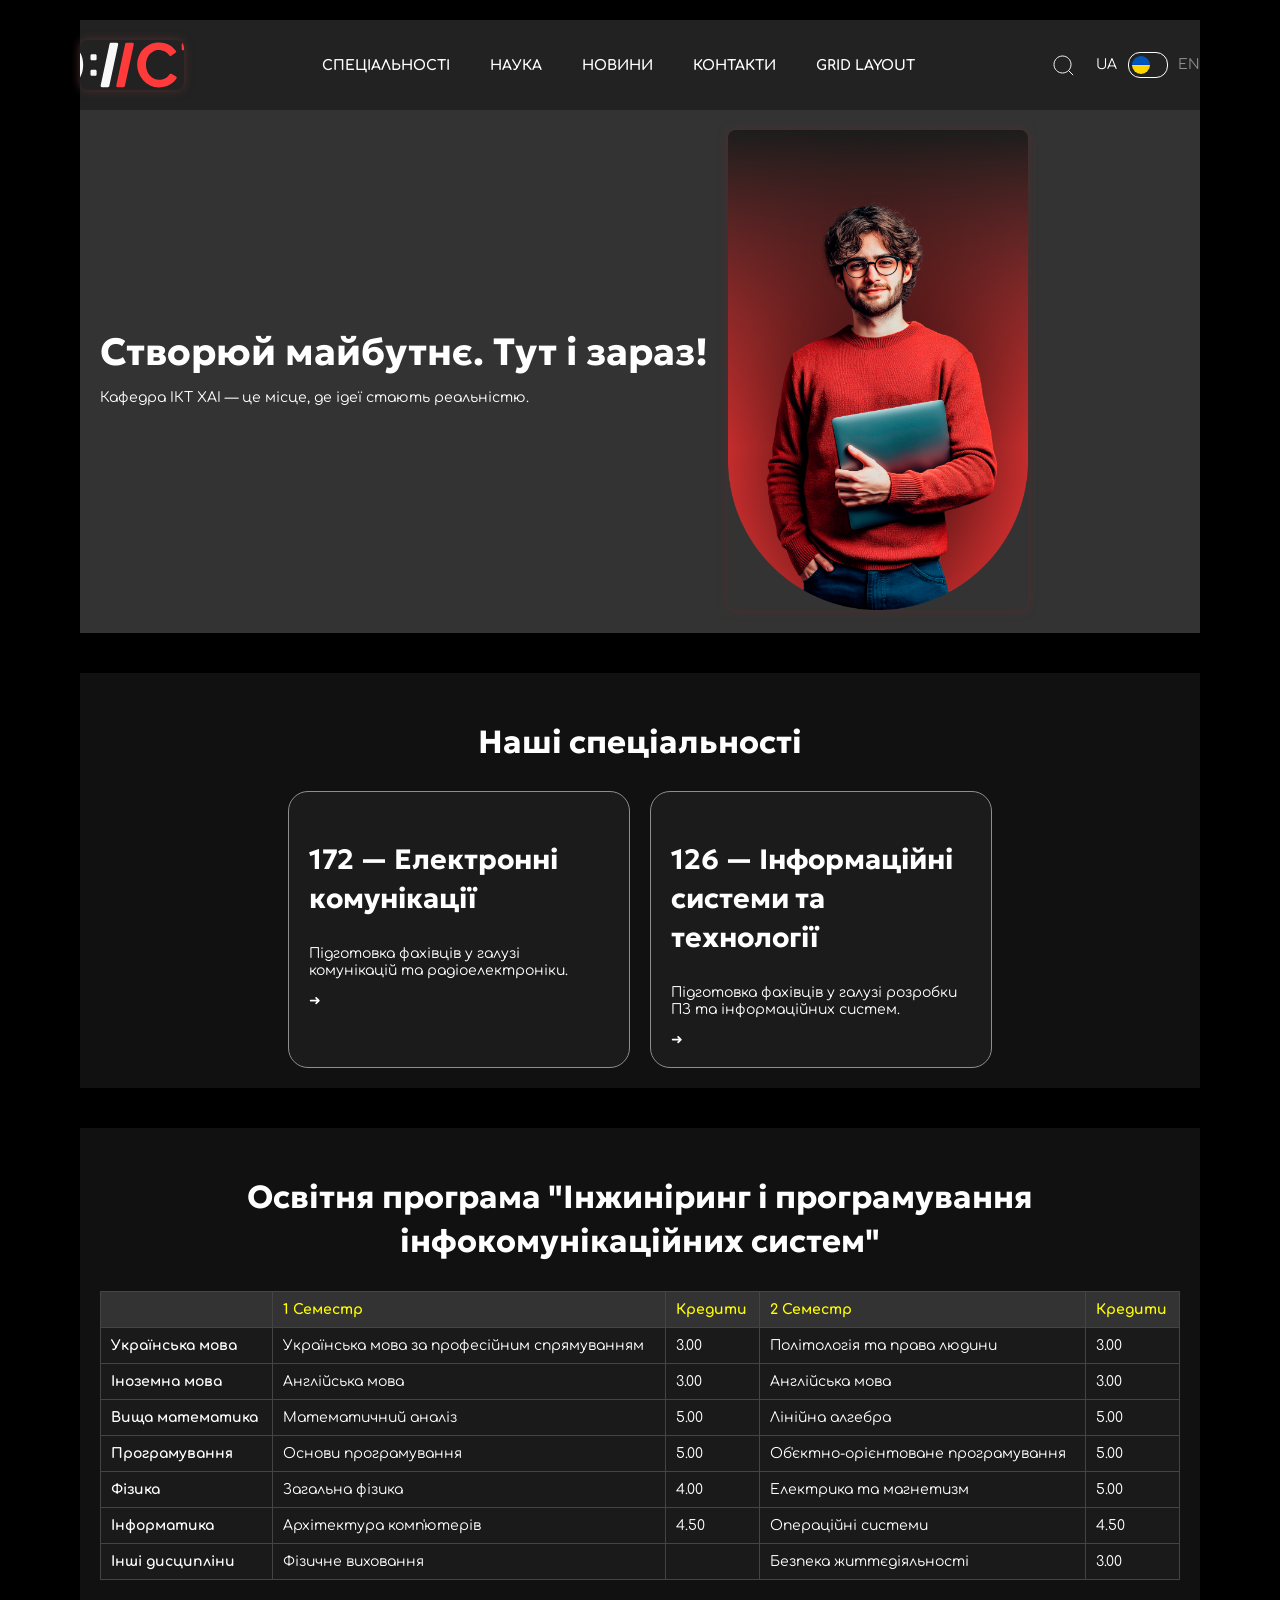
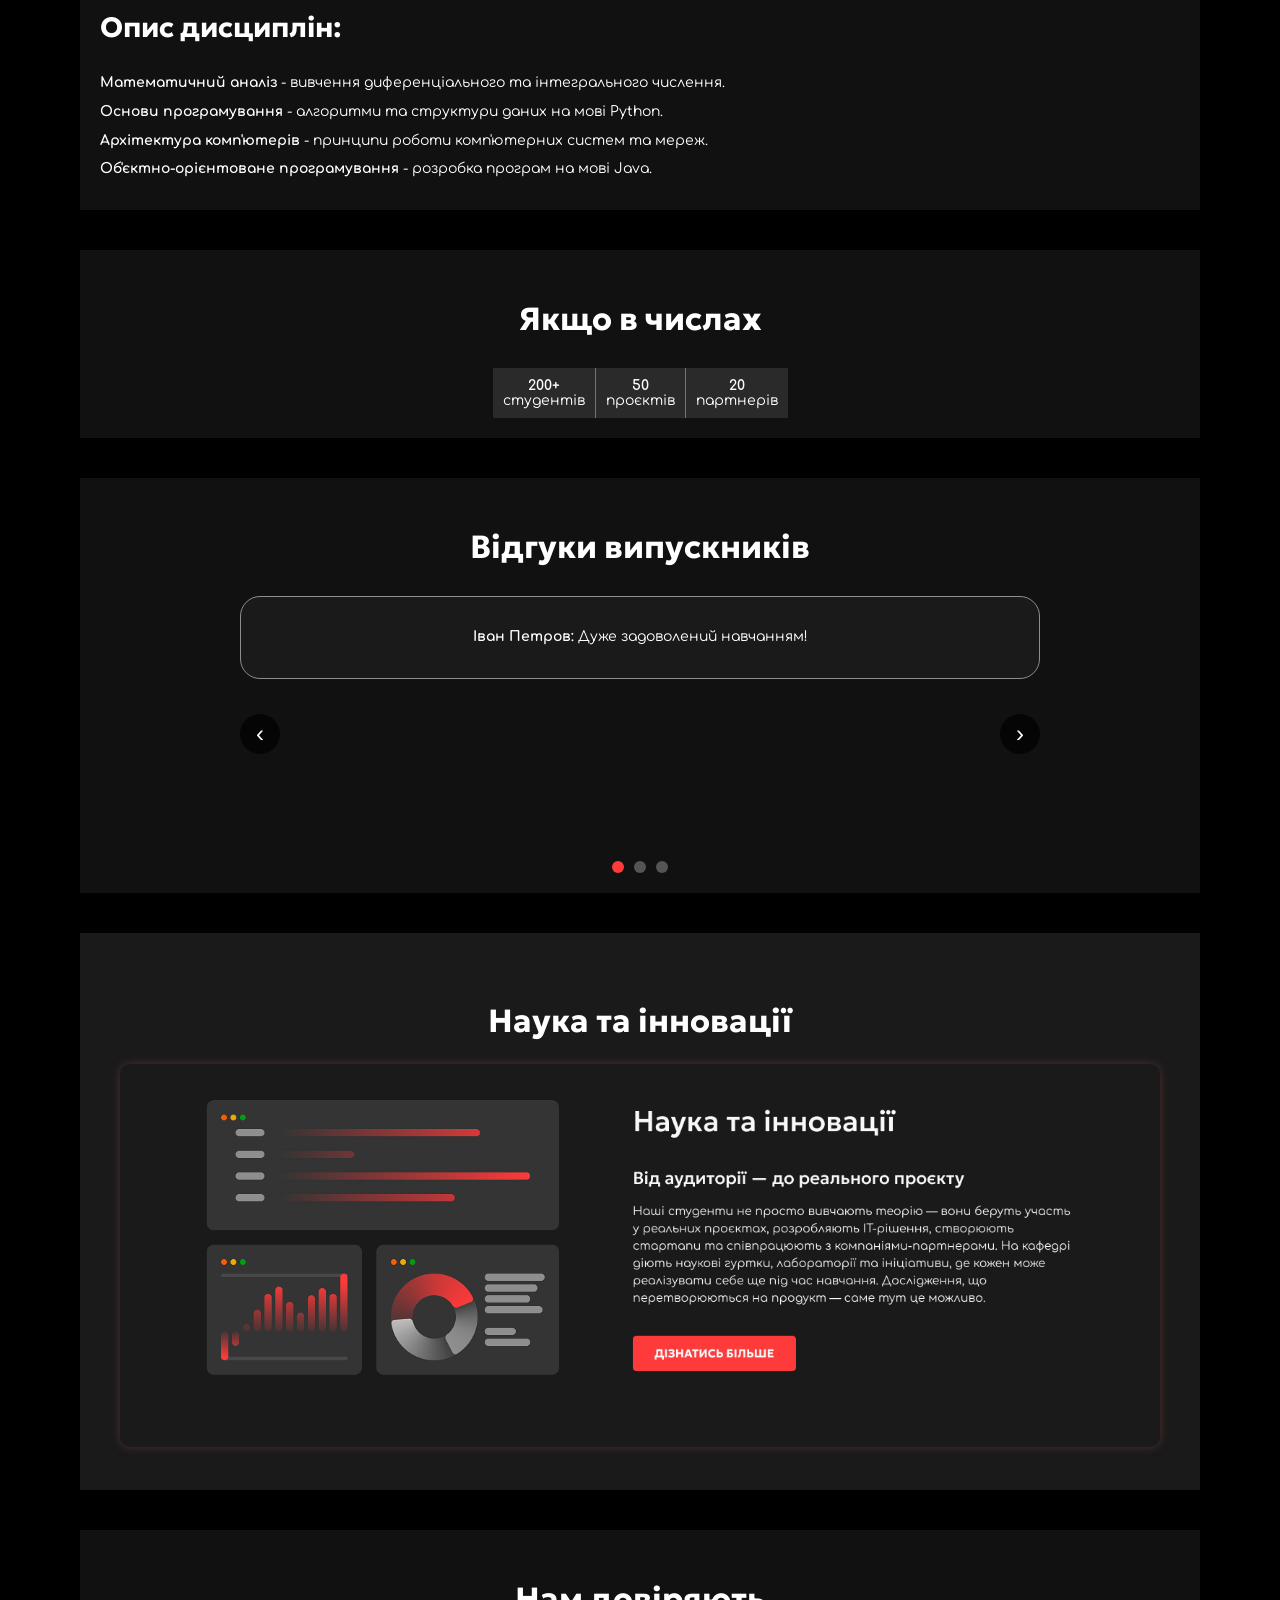
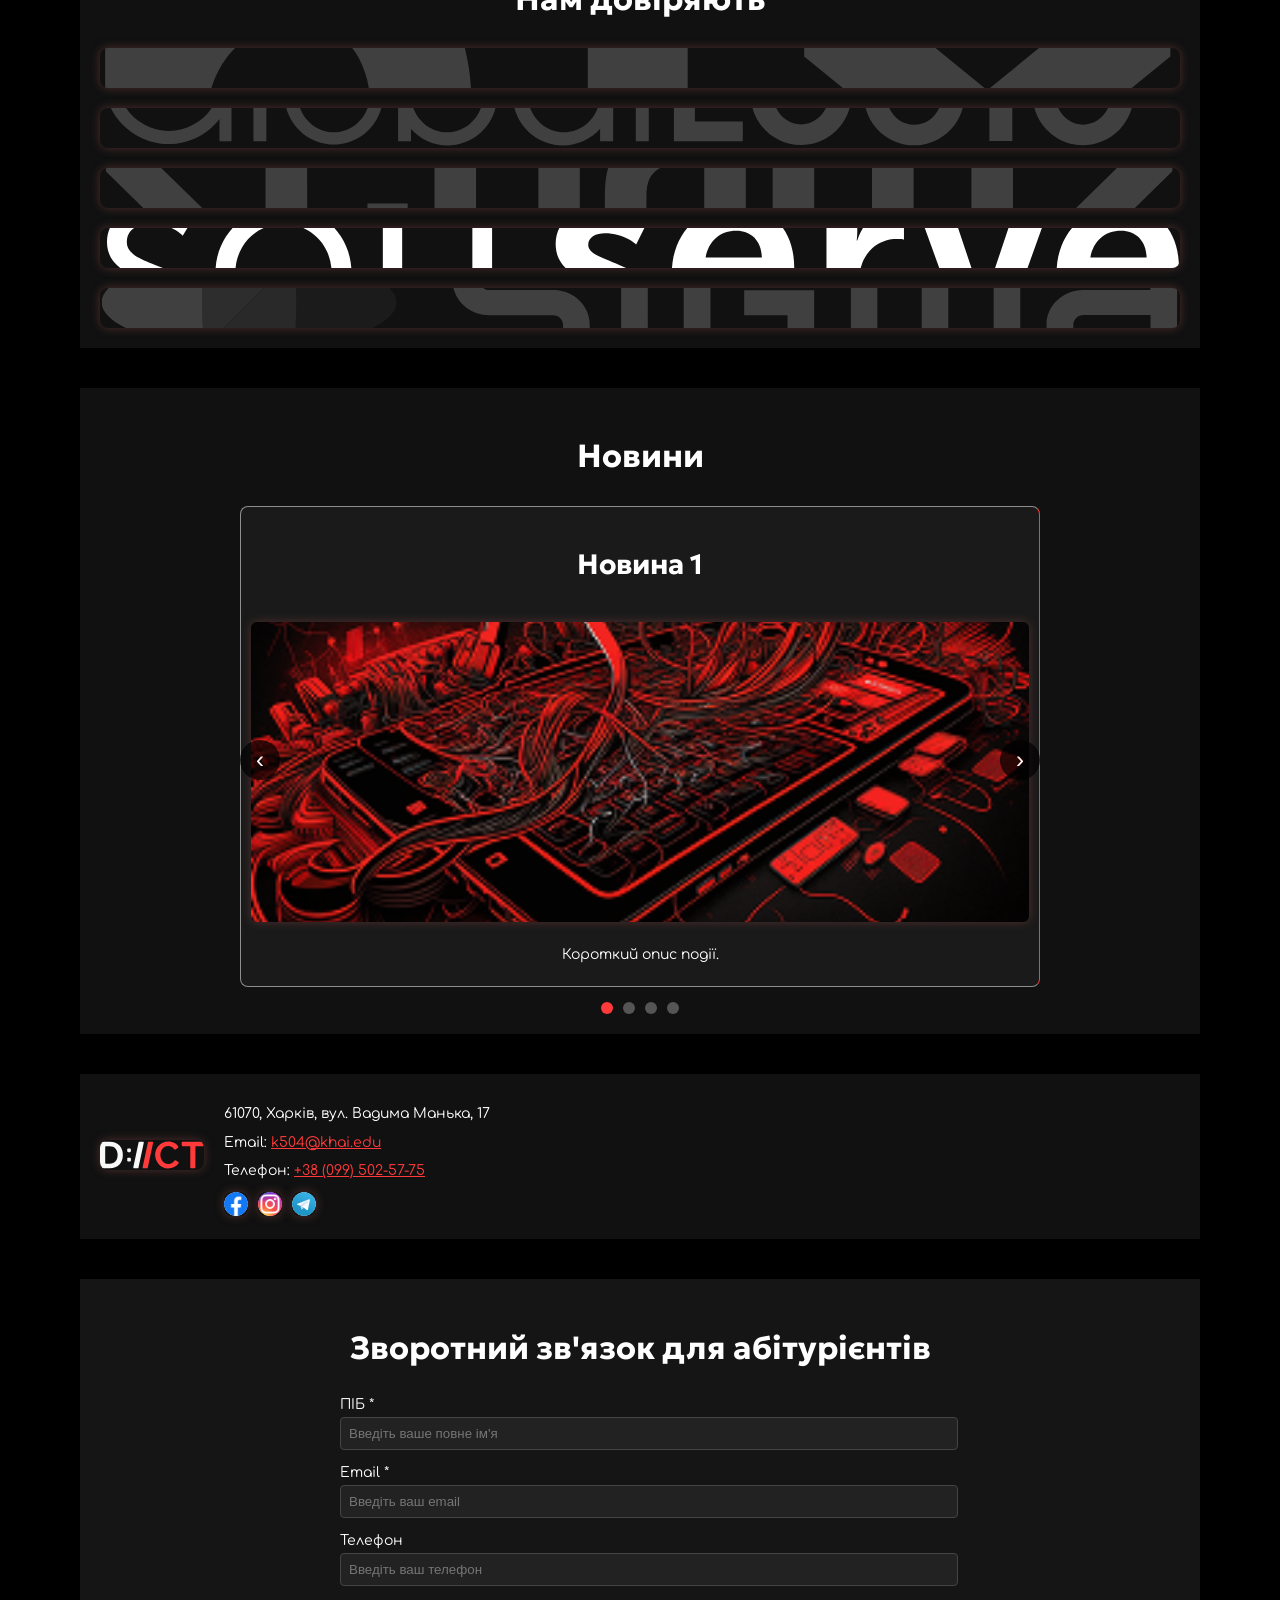
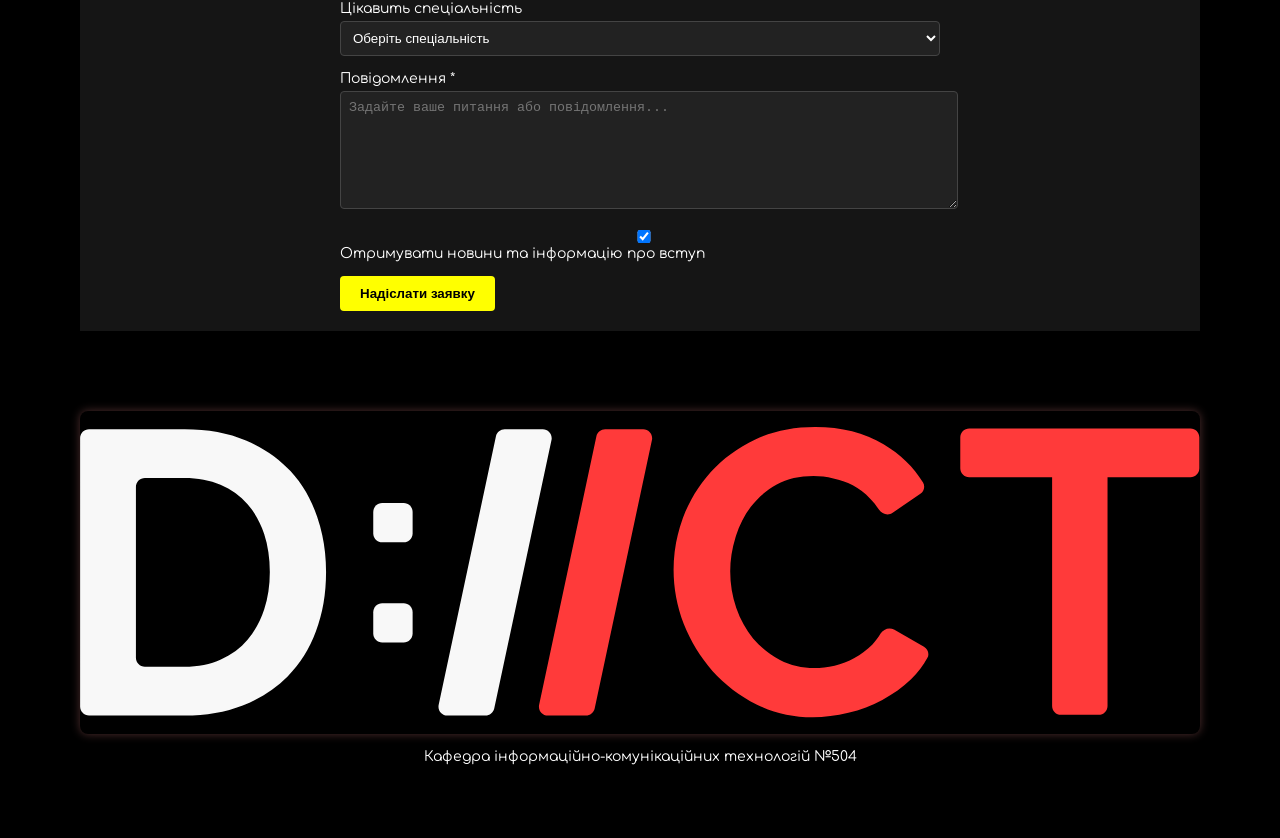
<file: index.html>
<!doctype html>
<html lang="uk">
<head>
    <meta charset="utf-8" />
    <meta name="viewport" content="width=device-width,initial-scale=1" />
    <title>Кафедра ІКТ ХАІ — Головна</title>
    <link rel="stylesheet" href="css/main.css">
    <link href="https://fonts.googleapis.com/css2?family=Comfortaa:wght@400;700&family=Geologica:wght@400;700&display=swap" rel="stylesheet">
</head>
<body>
<header class="site-header">
    <div class="header-inner">
        <a class="logo" href="/">
            <img src="images/logo.svg" alt="Логотип кафедри">
        </a>
        <nav id="main-nav">
            <ul>
                <li><a href="#specialties">Спеціальності</a></li>
                <li><a href="#science">Наука</a></li>
                <li><a href="#news">Новини</a></li>
                <li><a href="#contact">Контакти</a></li>
                <li><a href="grid.html" target="_blank">Grid Layout</a></li>
            </ul>
        </nav>
        <button class="nav-toggle" id="navToggle" aria-label="Меню">☰</button>
        <div class="search"></div>
        <div class="lang">
            <ul class="lang-wrapper">
                <li class="ua"><a href="#" id="lang-ua" class="is-active">UA</a></li>
                <li class="en"><a href="#" id="lang-en">EN</a></li>
            </ul>
        </div>
    </div>
</header>

<main>
    <section class="banner">
        <div class="banner-inner">
            <div class="banner-text">
                <h1>Створюй майбутнє. Тут і зараз!</h1>
                <p>Кафедра ІКТ ХАІ — це місце, де ідеї стають реальністю.</p>
            </div>
            <div class="banner-img">
                <img src="images/man.png" alt="Студент">
            </div>
        </div>
    </section>

    <section id="specialties" class="section specialties">
        <h2>Наші спеціальності</h2>
        <div class="specialties-grid">
            <div class="card">
                <h3>172 — Електронні комунікації</h3>
                <p>Підготовка фахівців у галузі комунікацій та радіоелектроніки.</p>
                <span class="card-arrow" aria-hidden="true">➜</span>
            </div>
            <div class="card">
                <h3>126 — Інформаційні системи та технології</h3>
                <p>Підготовка фахівців у галузі розробки ПЗ та інформаційних систем.</p>
                <span class="card-arrow" aria-hidden="true">➜</span>
            </div>
        </div>
    </section>

    <section id="program" class="section program">
        <div class="container">
            <h2>Освітня програма "Інжиніринг і програмування інфокомунікаційних систем"</h2>
            <table>
                <thead>
                <tr>
                    <th></th>
                    <th>1 Семестр</th>
                    <th>Кредити</th>
                    <th>2 Семестр</th>
                    <th>Кредити</th>
                </tr>
                </thead>
                <tbody>
                <tr>
                    <td><strong>Українська мова</strong></td>
                    <td>Українська мова за професійним спрямуванням</td>
                    <td>3.00</td>
                    <td>Політологія та права людини</td>
                    <td>3.00</td>
                </tr>
                <tr>
                    <td><strong>Іноземна мова</strong></td>
                    <td>Англійська мова</td>
                    <td>3.00</td>
                    <td>Англійська мова</td>
                    <td>3.00</td>
                </tr>
                <tr>
                    <td><strong>Вища математика</strong></td>
                    <td>Математичний аналіз</td>
                    <td>5.00</td>
                    <td>Лінійна алгебра</td>
                    <td>5.00</td>
                </tr>
                <tr>
                    <td><strong>Програмування</strong></td>
                    <td>Основи програмування</td>
                    <td>5.00</td>
                    <td>Об'єктно-орієнтоване програмування</td>
                    <td>5.00</td>
                </tr>
                <tr>
                    <td><strong>Фізика</strong></td>
                    <td>Загальна фізика</td>
                    <td>4.00</td>
                    <td>Електрика та магнетизм</td>
                    <td>5.00</td>
                </tr>
                <tr>
                    <td><strong>Інформатика</strong></td>
                    <td>Архітектура комп'ютерів</td>
                    <td>4.50</td>
                    <td>Операційні системи</td>
                    <td>4.50</td>
                </tr>
                <tr>
                    <td><strong>Інші дисципліни</strong></td>
                    <td>Фізичне виховання</td>
                    <td></td>
                    <td>Безпека життєдіяльності</td>
                    <td>3.00</td>
                </tr>
                </tbody>
            </table>

            <div class="program-description">
                <h3>Опис дисциплін:</h3>
                <p><strong>Математичний аналіз</strong> - вивчення диференціального та інтегрального числення.</p>
                <p><strong>Основи програмування</strong> - алгоритми та структури даних на мові Python.</p>
                <p><strong>Архітектура комп'ютерів</strong> - принципи роботи комп'ютерних систем та мереж.</p>
                <p><strong>Об'єктно-орієнтоване програмування</strong> - розробка програм на мові Java.</p>
            </div>
        </div>
    </section>

    <section id="numbers" class="section">
        <h2>Якщо в числах</h2>
        <div class="numbers-grid">
            <div class="num"><strong class="big-num">200+</strong><div class="num-label">студентів</div></div>
            <div class="num"><strong class="big-num">50</strong><div class="num-label">проєктів</div></div>
            <div class="num"><strong class="big-num">20</strong><div class="num-label">партнерів</div></div>
        </div>
    </section>

    <section id="reviews" class="section">
        <h2>Відгуки випускників</h2>
        <div class="carousel reviews-carousel" data-interval="5000">
            <button class="carousel__control prev" aria-label="попередній">‹</button>
            <div class="carousel__track">
                <div class="carousel__slide" data-index="0">
                    <p><strong>Іван Петров:</strong> Дуже задоволений навчанням!</p>
                </div>
                <div class="carousel__slide" data-index="1">
                    <p><strong>Олена Коваленко:</strong> Дякую кафедрі за підтримку!</p>
                </div>
                <div class="carousel__slide" data-index="2">
                    <p><strong>Андрій Сидоренко:</strong> Знання допомогли швидко знайти роботу.</p>
                </div>
            </div>
            <button class="carousel__control next" aria-label="наступний">›</button>
            <div class="carousel__indicators"></div>
        </div>
    </section>

    <section id="science" class="section">
        <h2>Наука та інновації</h2>
        <img src="images/Science.png" alt="Наукові проєкти">
    </section>

    <section class="trust section">
        <h2>Нам довіряють</h2>
        <div class="logos">
            <img src="images/nix.svg" alt="NIX">
            <img src="images/gl.svg" alt="GlobalLogic">
            <img src="images/epam.svg" alt="EPAM">
            <img src="images/softserve.svg" alt="SoftServe">
            <img src="images/sigma.svg" alt="Sigma">
        </div>
    </section>

    <section id="news" class="section">
        <h2>Новини</h2>
        <div class="carousel news-carousel" data-interval="6000">
            <button class="carousel__control prev" aria-label="попередній">‹</button>
            <div class="carousel__track">
                <article class="carousel__slide" data-index="0">
                    <h3>Новина 1</h3>
                    <img src="images/image (1).png" alt="Новина 1">
                    <p>Короткий опис події.</p>
                </article>
                <article class="carousel__slide" data-index="1">
                    <h3>Новина 2</h3>
                    <img src="images/image (2).png" alt="Новина 2">
                    <p>Ще один опис події.</p>
                </article>
                <article class="carousel__slide" data-index="2">
                    <h3>Новина 3</h3>
                    <img src="images/image.png" alt="Новина 3">
                    <p>Фото з події.</p>
                </article>
                <article class="carousel__slide" data-index="3">
                    <h3>Новина 4</h3>
                    <img src="images/image 4.png" alt="Новина 4" id="news4-img">
                    <p>Опис новини зі звуком.</p>
                    <audio id="news4-audio" src="images/file_example_MP3_700KB.mp3"></audio>
                </article>
            </div>
            <button class="carousel__control next" aria-label="наступний">›</button>
            <div class="carousel__indicators"></div>
        </div>
    </section>

    <section id="contact" class="section contact">
        <div class="contact-inner">
            <div class="contact-logo">
                <img src="images/logo.svg" alt="Логотип кафедри">
            </div>
            <div class="contact-info">
                <p>61070, Харків, вул. Вадима Манька, 17</p>
                <p>Email: <a href="mailto:k504@khai.edu">k504@khai.edu</a></p>
                <p>Телефон: <a href="tel:+380995025775">+38 (099) 502-57-75</a></p>
                <div class="socials">
                    <a href="#"><img src="images/fb.svg" alt="Facebook"></a>
                    <a href="#"><img src="images/instagram.svg" alt="Instagram"></a>
                    <a href="#"><img src="images/telegram.svg" alt="Telegram"></a>
                </div>
            </div>
        </div>
    </section>

    <section id="feedback" class="section feedback">
        <div class="container">
            <h2>Зворотний зв'язок для абітурієнтів</h2>
            <form id="feedback-form">
                <div class="form-group">
                    <label for="name">ПІБ *</label>
                    <input type="text" id="name" name="name" required placeholder="Введіть ваше повне ім'я">
                </div>

                <div class="form-group">
                    <label for="email">Email *</label>
                    <input type="email" id="email" name="email" required placeholder="Введіть ваш email">
                </div>

                <div class="form-group">
                    <label for="phone">Телефон</label>
                    <input type="tel" id="phone" name="phone" placeholder="Введіть ваш телефон">
                </div>

                <div class="form-group">
                    <label for="specialty">Цікавить спеціальність</label>
                    <select id="specialty" name="specialty">
                        <option value="">Оберіть спеціальність</option>
                        <option value="172">172 - Електронні комунікації</option>
                        <option value="126">126 - Інформаційні системи та технології</option>
                    </select>
                </div>

                <div class="form-group">
                    <label for="message">Повідомлення *</label>
                    <textarea id="message" name="message" required placeholder="Задайте ваше питання або повідомлення..." rows="5"></textarea>
                </div>

                <div class="form-group">
                    <label class="checkbox">
                        <input type="checkbox" name="newsletter" checked>
                        <span>Отримувати новини та інформацію про вступ</span>
                    </label>
                </div>

                <button type="submit" class="submit-btn">Надіслати заявку</button>
            </form>
        </div>
    </section>
</main>

<footer class="site-footer">
    <img src="images/logo.svg" alt="Логотип кафедри">
    <p>Кафедра інформаційно-комунікаційних технологій №504</p>
</footer>

<script src="js/main.js"></script>
</body>
</html>
</file>
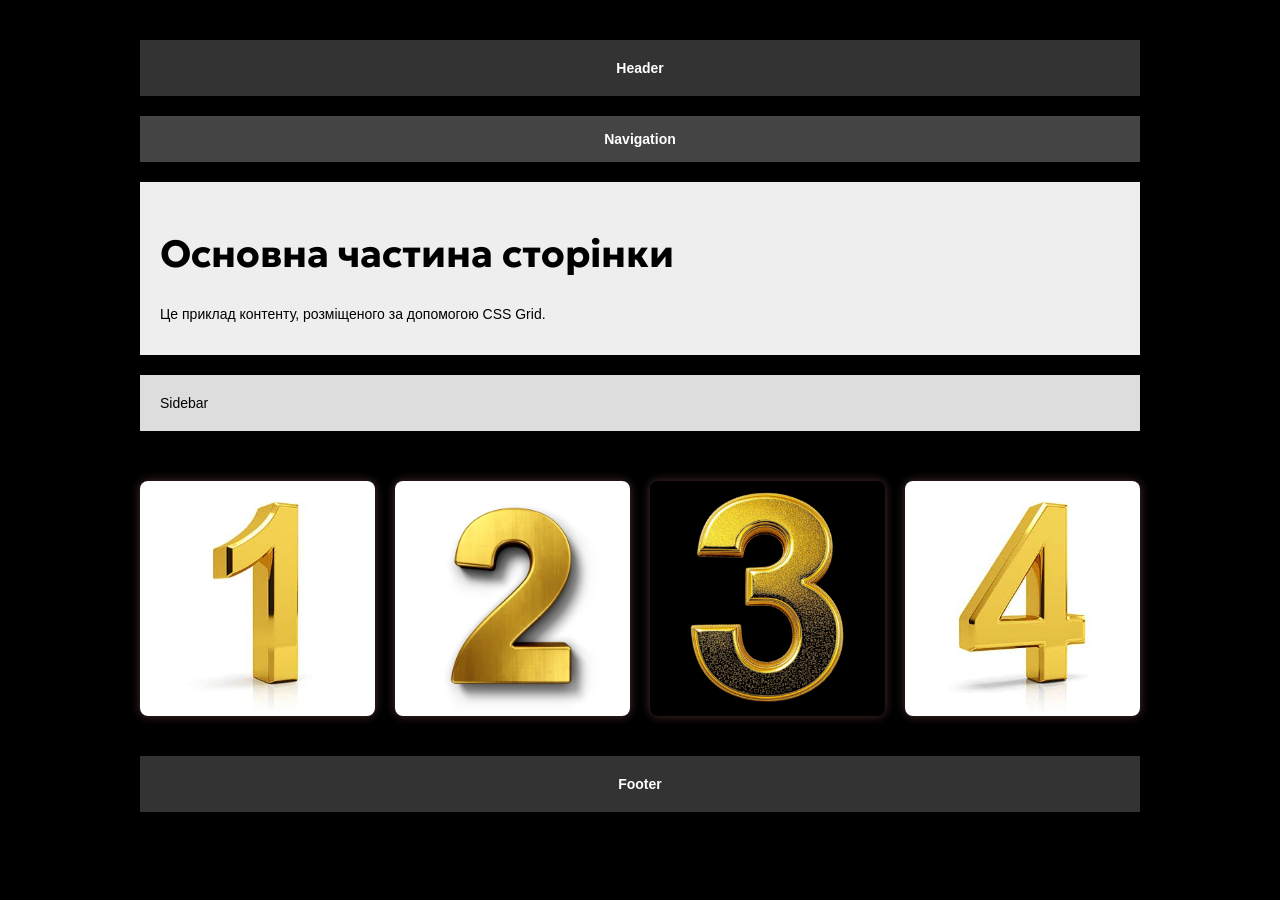
<file: grid.html>
<!DOCTYPE html>
<html lang="uk">
<head>
	<meta charset="UTF-8" />
	<meta name="viewport" content="width=device-width, initial-scale=1.0" />
	<title>Grid Layout</title>
	<link rel="stylesheet" href="css/main.css" />
</head>
<body>
<div class="grid-container">
	<header class="grid-header">Header</header>
	<nav class="grid-nav">Navigation</nav>
	<main class="grid-main">
		<h1>Основна частина сторінки</h1>
		<p>Це приклад контенту, розміщеного за допомогою CSS Grid.</p>
	</main>
	<aside class="grid-sidebar">Sidebar</aside>
	<section class="grid-gallery">
		<img src="images/photo1.jpg" alt="Фото 1">
		<img src="images/photo2.jpg" alt="Фото 2">
		<img src="images/photo3.jpg" alt="Фото 3">
		<img src="images/photo4.jpg" alt="Фото 4">
	</section>
	<footer class="grid-footer">Footer</footer>
</div>
</body>
</html>
</file>
<file: css/main.css>
@import url("https://fonts.googleapis.com/css2?family=Comfortaa:wght@300..700&family=Geologica:wght@100..900&display=swap");
:root {
  --color-bg: #000;
  --color-text: #fff;
  --color-dark-1: #222;
  --color-dark-2: #333;
  --color-panel: #1a1a1a;
  --color-panel-2: #2a2a2a;
  --color-grey: #8e8e8e;
  --color-line: #444;
  --color-accent: yellow;
  --color-red: #ff3a3a;
  --color-accent-hover: #ff5c5a;
  --color-highlight: #ffff00;
  --color-border: #8E8E8E;
}

body {
  font-size: 14px;
  font-family: "comfortaa", sans-serif;
  color: var(--color-text);
}

h1, h2, h3, h4, h5, h6 {
  line-height: 1.4;
  font-weight: 700;
  font-family: "Geologica", sans-serif;
}

h1 {
  font-size: 38px;
}

h2 {
  font-size: 32px;
}

h3 {
  font-size: 28px;
}

h4 {
  font-size: 24px;
}

h5 {
  font-size: 18px;
}

h6 {
  font-size: 16px;
}

p {
  font-size: 14px;
  line-height: 1.2;
  margin: 12px 0;
}

a {
  color: var(--color-red);
  font-weight: 400;
  text-decoration: underline;
}
a:hover, a:focus {
  text-decoration: none;
}

strong {
  font-weight: 700;
}

em {
  font-style: italic;
}

body {
  background: black;
  color: white;
  font-family: Arial, sans-serif;
  margin: 0 auto;
  padding: 0 16px;
  max-width: 80em;
}

.section, #science, .program {
  background: #111;
  padding: 20px;
  margin: 40px 0;
}
.section h2, #science h2, .program h2 {
  text-align: center;
}

table {
  width: 100%;
  border-collapse: collapse;
  margin: 15px 0;
  background: #1a1a1a;
}
table th,
table td {
  padding: 10px;
  border: 1px solid #444;
  text-align: left;
}
table th {
  background: #333;
  color: yellow;
}

.site-header {
  background: #222;
  padding: 20px 0;
}
.site-header .header-inner {
  display: flex;
  flex-direction: row;
  flex-wrap: wrap;
  gap: 20px;
  align-items: center;
}
.site-header .logo {
  width: 104px;
}
.site-header .logo img {
  height: 50px;
  display: block;
}
.site-header nav {
  width: calc(100% - 292px);
}
.site-header nav ul {
  list-style: none;
  display: flex;
  gap: 20px;
  margin: 0;
  padding: 0;
  justify-content: center;
}
.site-header nav ul li a {
  text-decoration: none;
  color: white;
  font-weight: bold;
  text-transform: uppercase;
  padding: 6px 10px;
  border-radius: 6px;
}
.site-header nav ul li a:hover {
  background: rgba(255, 255, 255, 0.08);
}
.site-header .nav-toggle {
  display: none;
}

.search {
  width: 24px;
  height: 24px;
  background: url("/images/search.svg") center/contain no-repeat;
}

.lang {
  width: 104px;
}
.lang .lang-wrapper {
  list-style: none;
  margin: 0;
  padding: 0;
  display: flex;
  align-items: center;
  justify-content: space-between;
  gap: 10px;
  position: relative;
}
.lang .lang-wrapper::before {
  content: "";
  width: 38px;
  height: 24px;
  border-radius: 12px;
  border: 1px solid white;
  display: block;
  order: 2;
}
.lang .lang-wrapper li {
  font-size: 14px;
  font-weight: bold;
  line-height: 24px;
  color: #8e8e8e;
  position: relative;
}
.lang .lang-wrapper li a {
  text-decoration: none;
  color: #8e8e8e;
  display: inline-block;
}
.lang .lang-wrapper li a.is-active {
  color: white;
}
.lang .lang-wrapper li.ua {
  order: 1;
}
.lang .lang-wrapper li.ua a.is-active::after {
  content: "";
  position: absolute;
  top: 3px;
  right: -33px;
  width: 18px;
  height: 18px;
  border-radius: 50%;
  background: url("/images/uk.png") center/cover no-repeat;
}
.lang .lang-wrapper li.en {
  order: 3;
}
.lang .lang-wrapper li.en a.is-active::before {
  content: "";
  position: absolute;
  top: 3px;
  left: -33px;
  width: 18px;
  height: 18px;
  border-radius: 50%;
  background: url("/images/en.png") center/cover no-repeat;
}

footer {
  background: #000;
  padding: 40px 0;
  text-align: center;
  margin-top: 20px;
}

.banner {
  background: #333;
  padding: 20px;
}

.banner-inner {
  display: flex;
  align-items: center;
  gap: 20px;
}

.banner-text h1 {
  margin: 0 0 10px 0;
}

.banner-img img {
  max-width: 300px;
}

#banner {
  position: relative;
  height: 720px;
  display: flex;
  align-items: center;
}
#banner .content-wrapper {
  width: 67%;
  display: flex;
  flex-direction: column;
  gap: 30px;
  position: relative;
  z-index: 9;
}
#banner .content-wrapper h1 {
  margin: 0;
}
#banner .content-wrapper .description p {
  margin: 0;
}
#banner .content-wrapper .button {
  text-decoration: none;
  cursor: pointer;
}
#banner .image-wrapper {
  position: absolute;
  top: -80px;
  right: 0;
}

.numbers-grid {
  display: flex;
  gap: 0;
  justify-content: center;
}

.num {
  background: #2a2a2a;
  padding: 10px;
  text-align: center;
}
.num:not(:last-child) {
  border-right: 1px solid #FF3A3A;
}

.program table {
  width: 100%;
  border-collapse: collapse;
  background: #1a1a1a;
}

.program th, .program td {
  padding: 10px;
  border: 1px solid #444;
  text-align: left;
}

.program th {
  background: #333;
  color: yellow;
}

.specialties-grid {
  display: flex;
  gap: 20px;
  justify-content: center;
}

.card {
  background: #1b1b1b;
  padding: 20px;
  border: 1px solid #8E8E8E;
  border-radius: 20px;
  width: 300px;
}

.carousel {
  position: relative;
  max-width: 800px;
  margin: 0 auto;
  overflow: hidden;
}
.carousel__track {
  position: relative;
  min-height: 250px;
}
.carousel__slide {
  display: none;
  background: #1a1a1a;
  padding: 20px;
  border: 1px solid #8E8E8E;
  border-radius: 20px;
  text-align: center;
}
.carousel__slide.active {
  display: block;
}
.carousel.news-carousel .carousel__slide {
  padding: 10px;
  background: #1a1a1a;
  border-radius: 8px;
}
.carousel.news-carousel .carousel__slide:not(:last-child) {
  border-right: 1px solid #FF3A3A;
}
.carousel__control {
  position: absolute;
  top: 50%;
  transform: translateY(-50%);
  background: rgba(0, 0, 0, 0.7);
  border: none;
  color: white;
  font-size: 24px;
  width: 40px;
  height: 40px;
  border-radius: 50%;
  cursor: pointer;
  display: flex;
  align-items: center;
  justify-content: center;
  z-index: 10;
}
.carousel__control.prev {
  left: 0;
}
.carousel__control.next {
  right: 0;
}
.carousel__control:hover {
  background: rgba(0, 0, 0, 0.9);
}
.carousel__indicators {
  display: flex;
  gap: 10px;
  justify-content: center;
  margin-top: 15px;
}
.carousel__indicators button {
  width: 12px;
  height: 12px;
  border-radius: 50%;
  border: none;
  background: #555;
  cursor: pointer;
}
.carousel__indicators button.active {
  background: var(--color-red);
}
.carousel img {
  max-width: 100%;
  height: auto;
  max-height: 300px;
  border-radius: 6px;
  margin: 10px auto;
  cursor: pointer;
}

@media (max-width: 768px) {
  .nav-toggle {
    display: block;
  }
  nav ul {
    display: none;
    position: absolute;
    top: 60px;
    right: 10px;
    background: #222;
    padding: 10px;
    flex-direction: column;
  }
  nav.open ul {
    display: flex;
  }
  .banner-inner,
  .specialties-grid,
  .numbers-grid,
  .contact-inner {
    flex-direction: column;
    align-items: center;
  }
  .carousel__control.prev {
    left: 5px;
  }
  .carousel__control.next {
    right: 5px;
  }
  .contact-inner {
    text-align: center;
  }
}
#science {
  text-align: center;
  background: #1a1a1a;
  padding: 40px;
  box-sizing: border-box;
}
#science h2 {
  color: #fff;
  margin-bottom: 20px;
  word-wrap: break-word;
}
#science img {
  max-width: 100%;
  height: auto;
  border-radius: 10px;
  display: inline-block;
  object-fit: cover;
}

@media (max-width: 48em) {
  #science {
    padding: 20px;
  }
}
.logos {
  display: flex;
  gap: 20px;
  justify-content: center;
  flex-wrap: wrap;
}

.logos img {
  height: 40px;
}

.contact-inner {
  display: flex;
  gap: 20px;
  align-items: center;
}

.socials {
  display: flex;
  gap: 10px;
}

.socials img {
  width: 24px;
  height: 24px;
}

.feedback {
  background: #151515;
}

#feedback-form {
  max-width: 600px;
  margin: 0 auto;
}

.form-group {
  margin-bottom: 15px;
}

.form-group label {
  display: block;
  margin-bottom: 5px;
}

.form-group input,
.form-group select,
.form-group textarea {
  width: 100%;
  padding: 8px;
  background: #222;
  color: white;
  border: 1px solid #444;
  border-radius: 4px;
}

.form-group textarea {
  height: 100px;
}

.submit-btn {
  background: yellow;
  color: black;
  padding: 10px 20px;
  border: none;
  border-radius: 4px;
  cursor: pointer;
  font-weight: bold;
}

.submit-btn:hover {
  background: #ffff00;
}

.grid-container {
  display: grid;
  grid-template-areas: "header" "nav" "main" "sidebar" "gallery" "footer";
  gap: 20px;
  max-width: 1000px;
  margin: 0 auto;
  padding: 20px;
  background: #000;
  color: white;
  font-family: Arial, sans-serif;
}

.grid-header {
  grid-area: header;
  background: #333;
  padding: 20px;
  text-align: center;
  font-weight: bold;
}

.grid-nav {
  grid-area: nav;
  background: #444;
  padding: 15px;
  text-align: center;
  font-weight: bold;
}

.grid-main {
  grid-area: main;
  background: #eee;
  color: black;
  padding: 20px;
}

.grid-sidebar {
  grid-area: sidebar;
  background: #ddd;
  color: black;
  padding: 20px;
}

.grid-gallery {
  display: grid;
  grid-template-columns: repeat(auto-fit, minmax(200px, 1fr));
  gap: 20px;
  margin-top: 30px;
}

.grid-gallery div {
  background: #aaa;
  height: 100px;
  display: flex;
  align-items: center;
  justify-content: center;
  color: black;
  font-weight: bold;
}

.grid-footer {
  grid-area: footer;
  background: #333;
  padding: 20px;
  text-align: center;
  font-weight: bold;
}

img {
  width: 100%;
  height: auto;
  object-fit: cover;
  border-radius: 8px;
  box-shadow: 0 0 10px rgb(80, 47, 47);
}

body {
  background: #000;
  color: #fff;
  font-family: "comfortaa", sans-serif;
  padding: 20px;
}

/*# sourceMappingURL=main.css.map */
</file>
